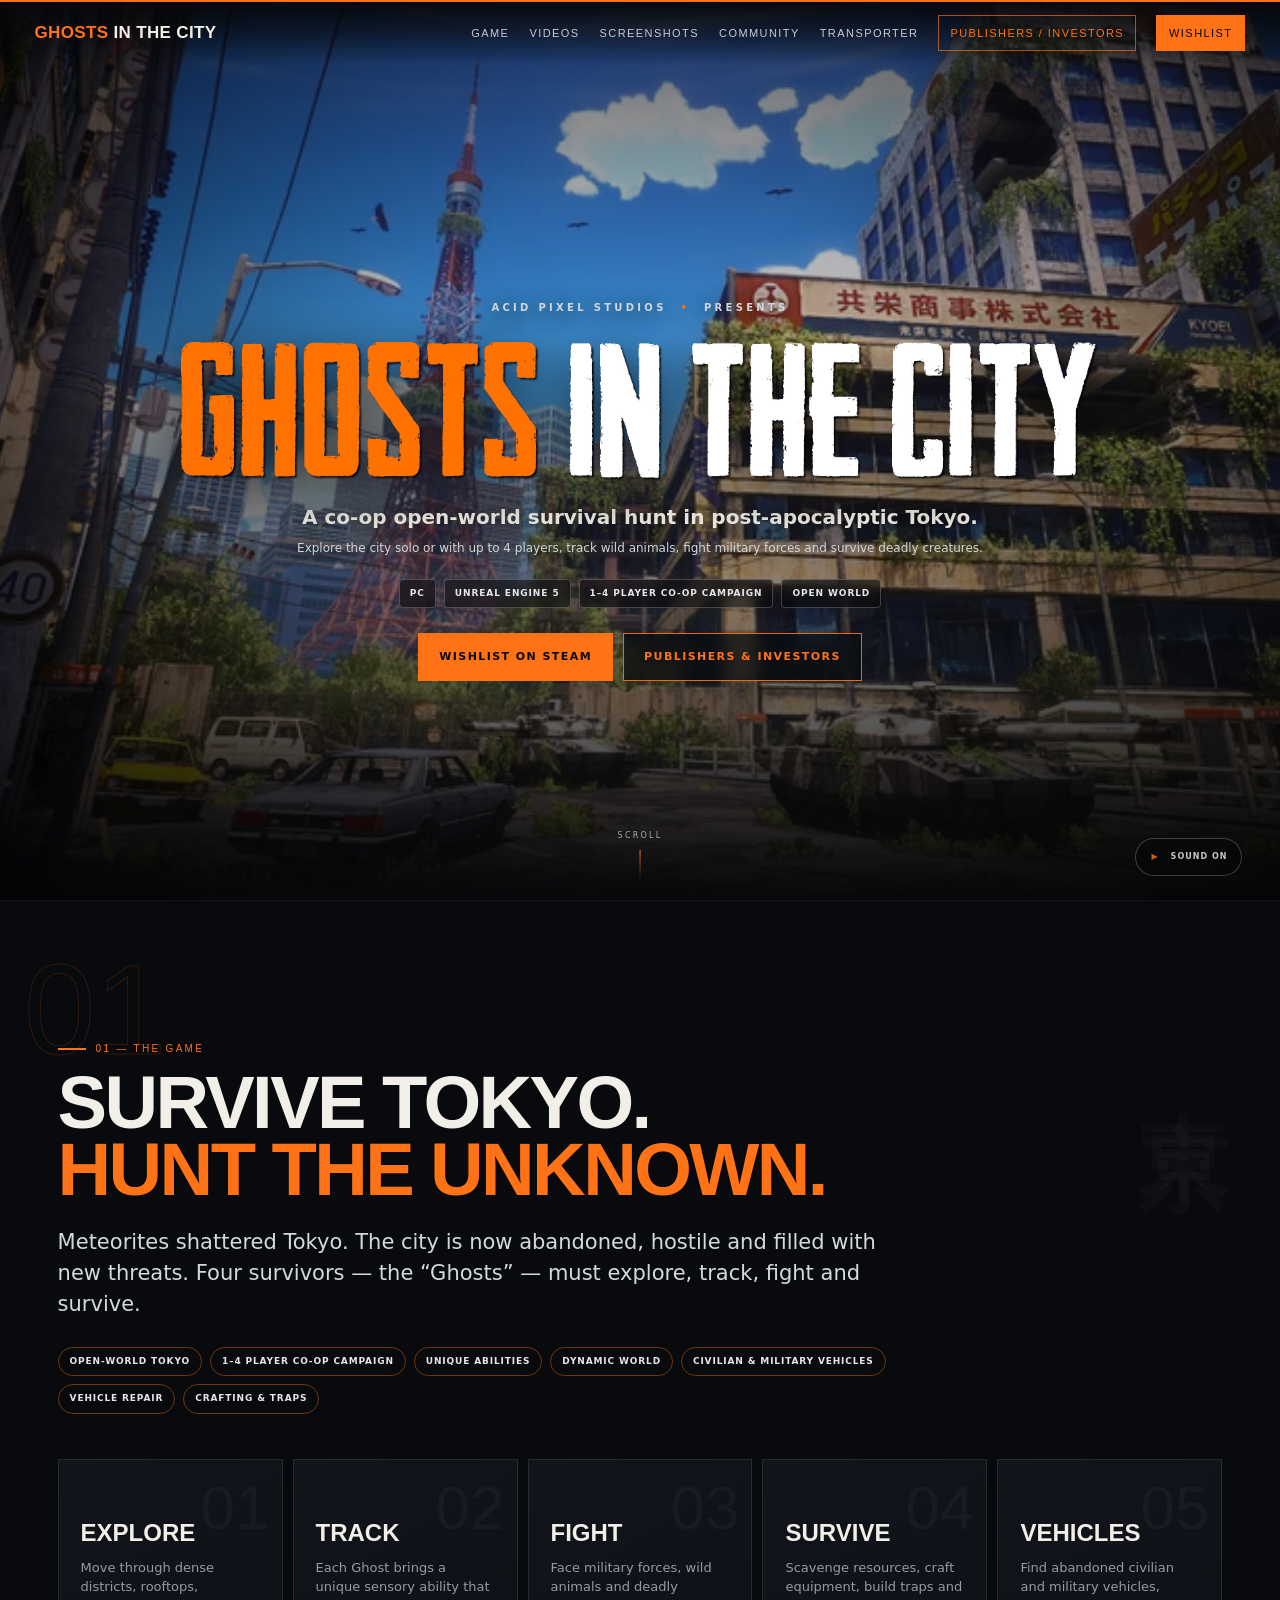
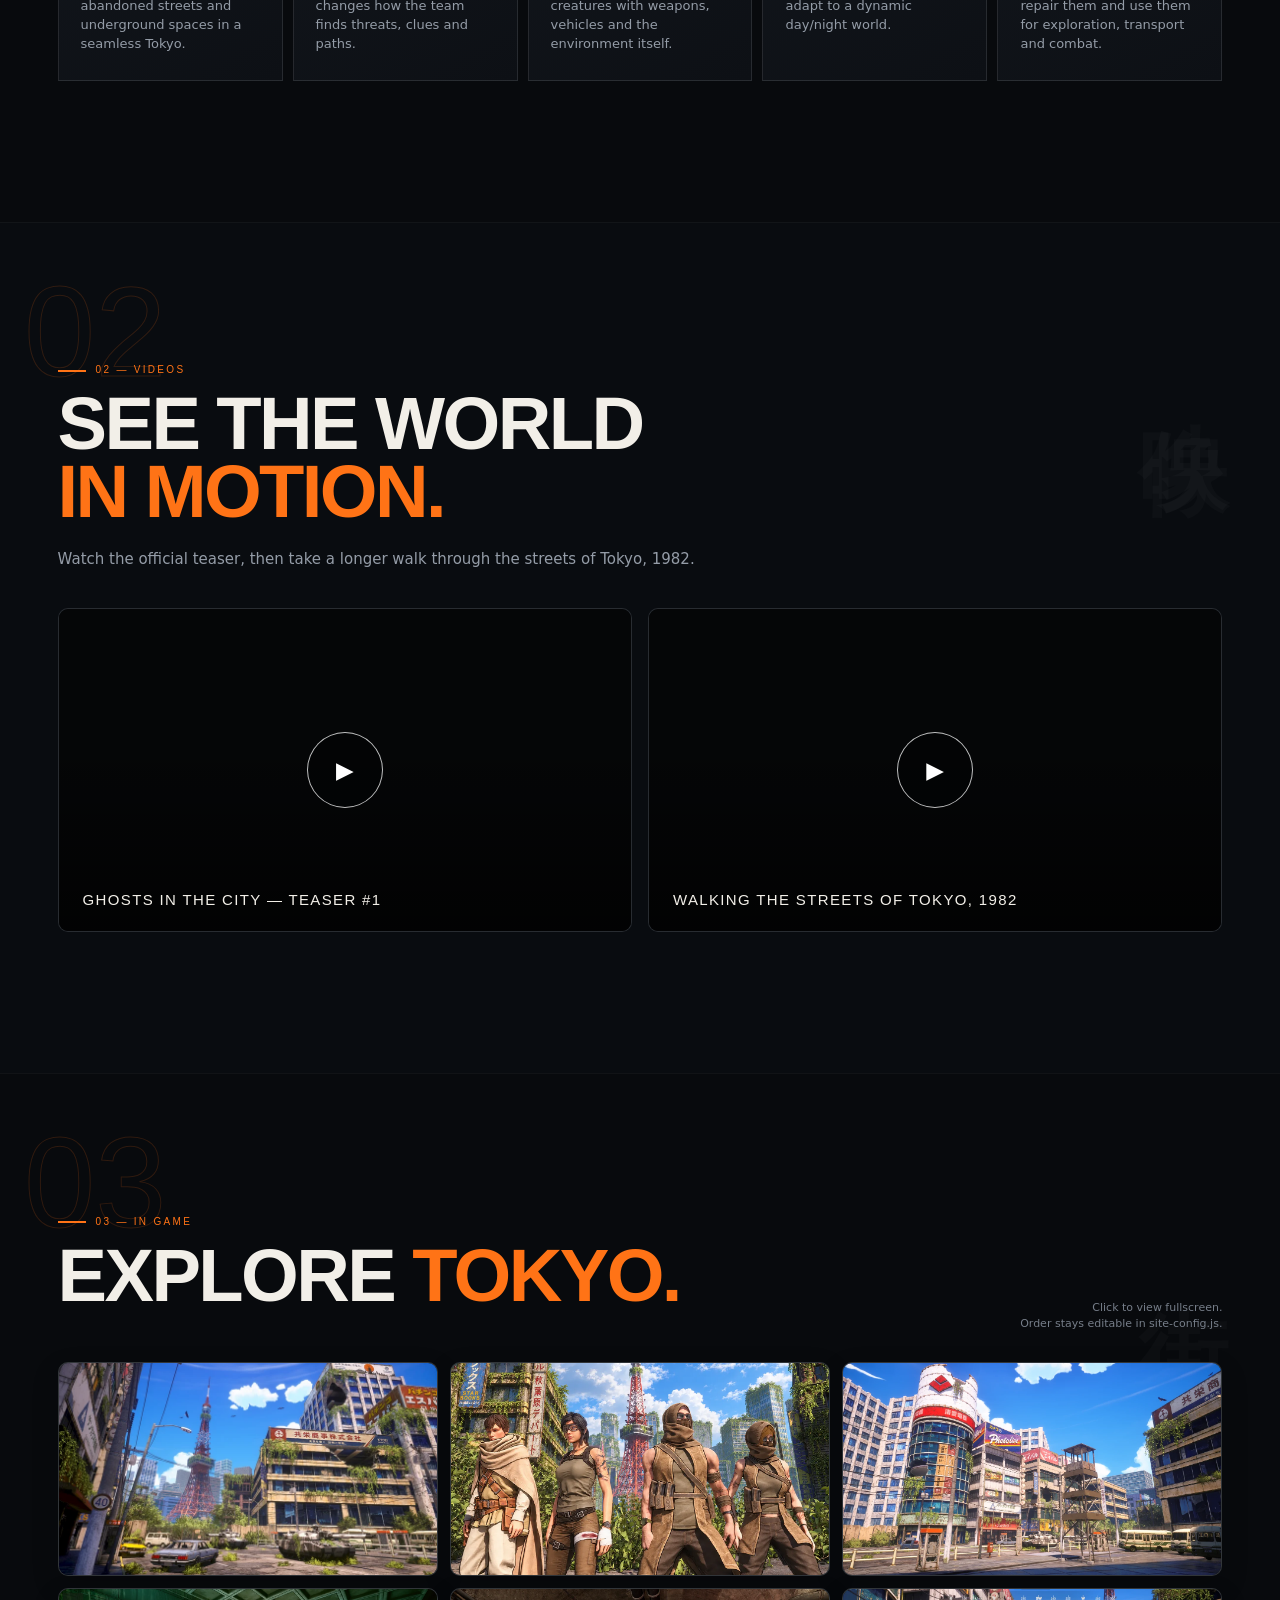
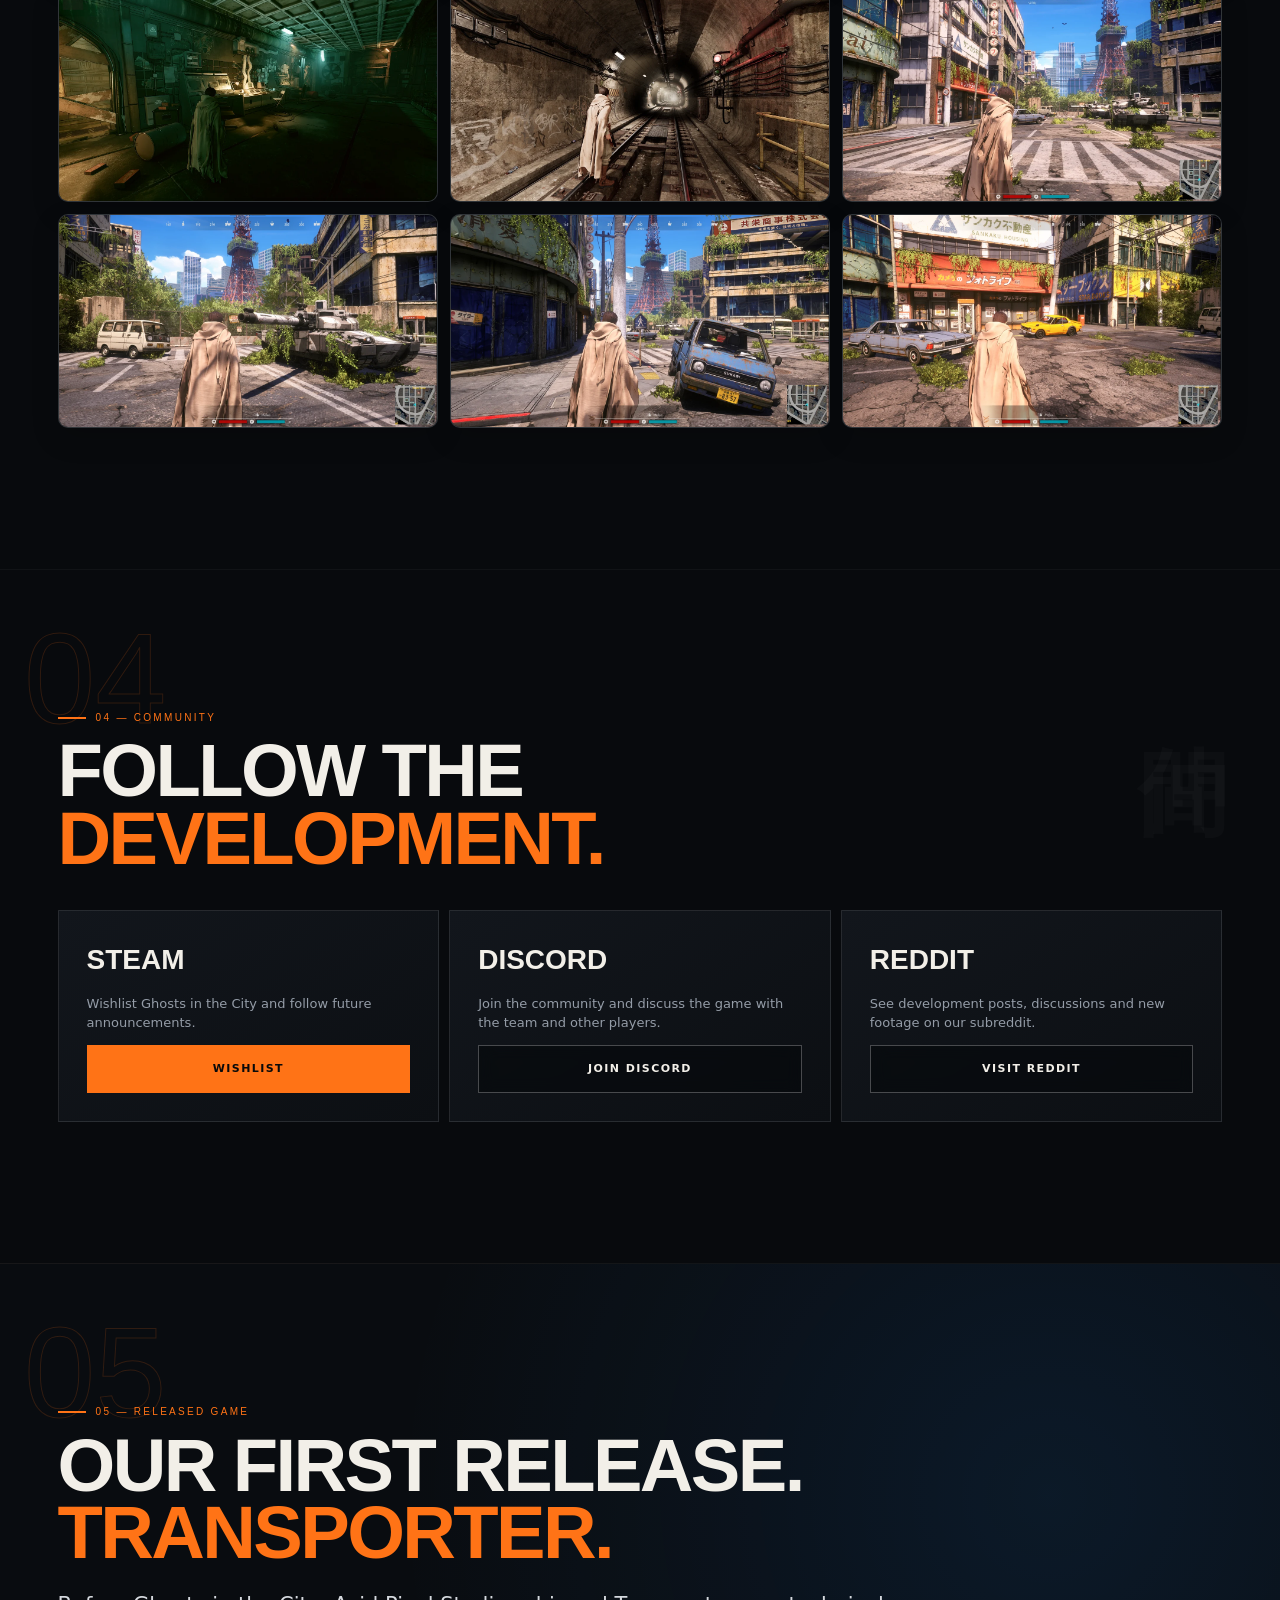
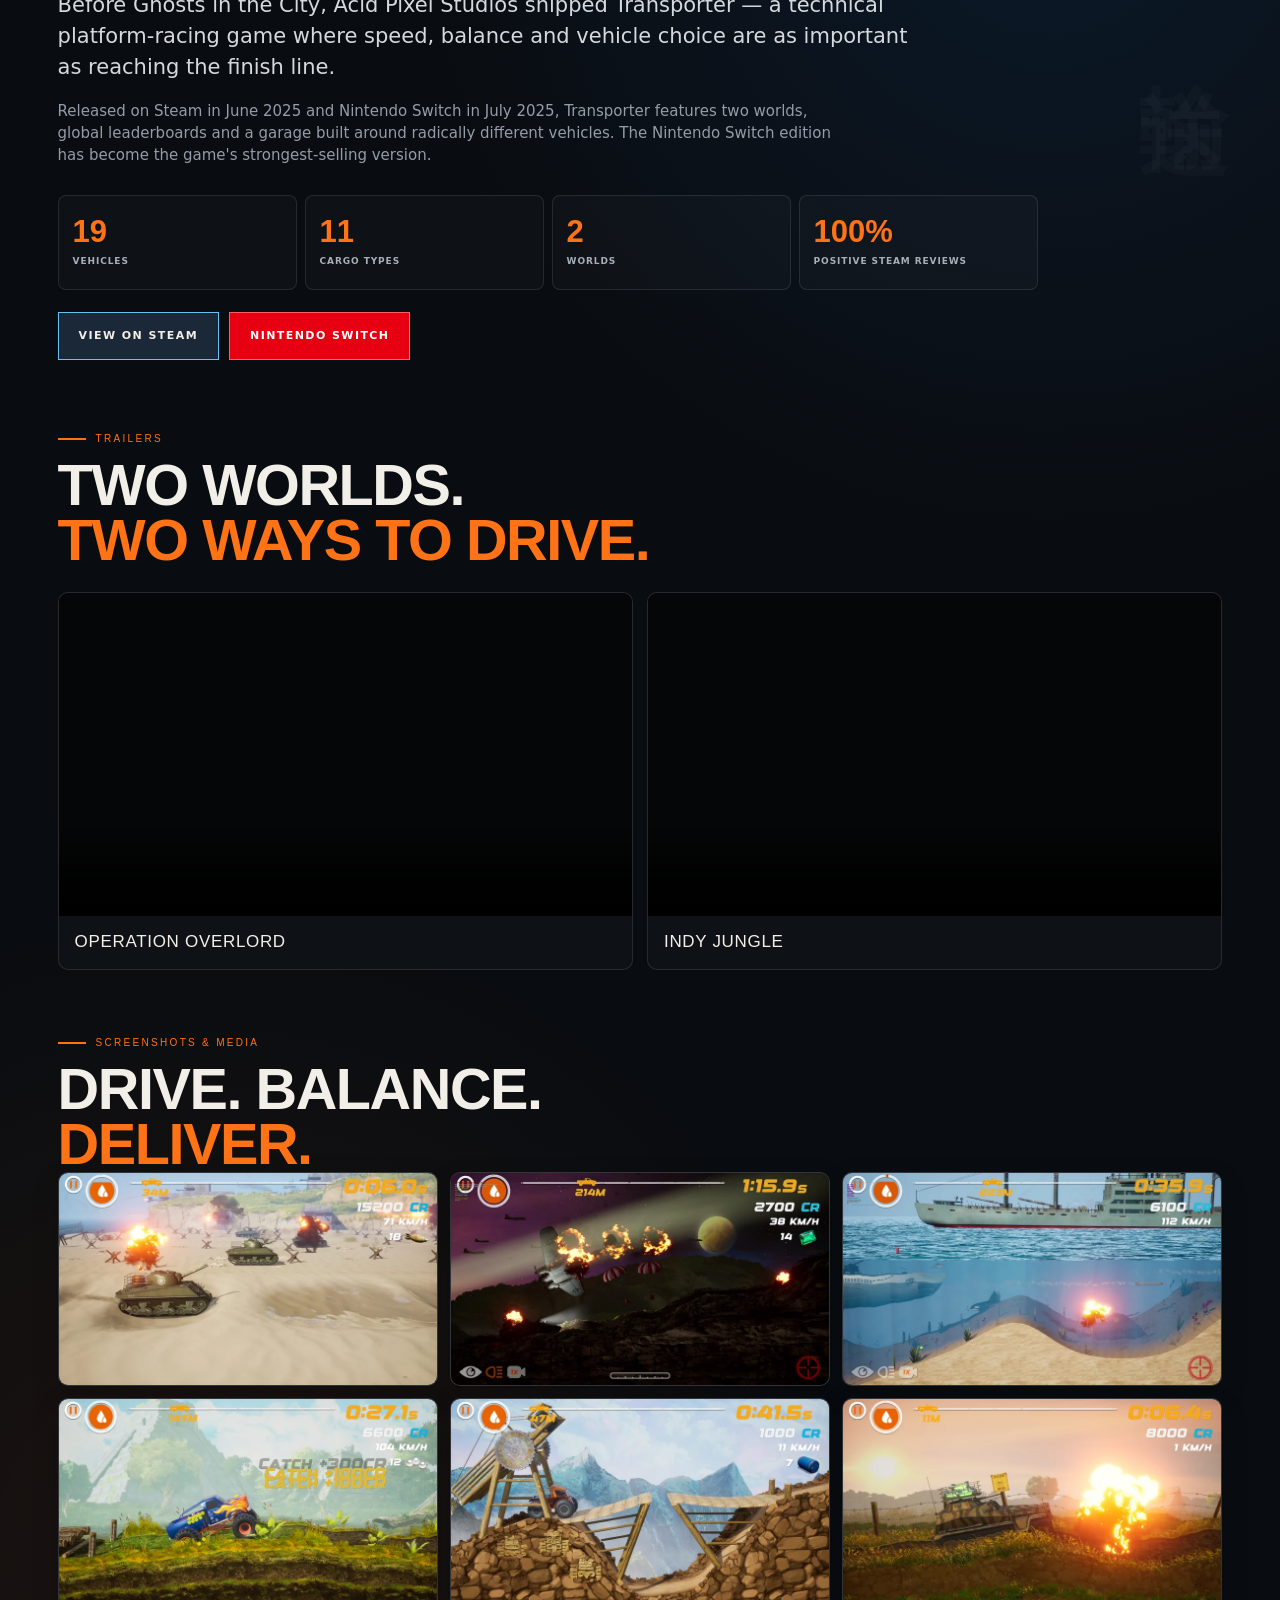
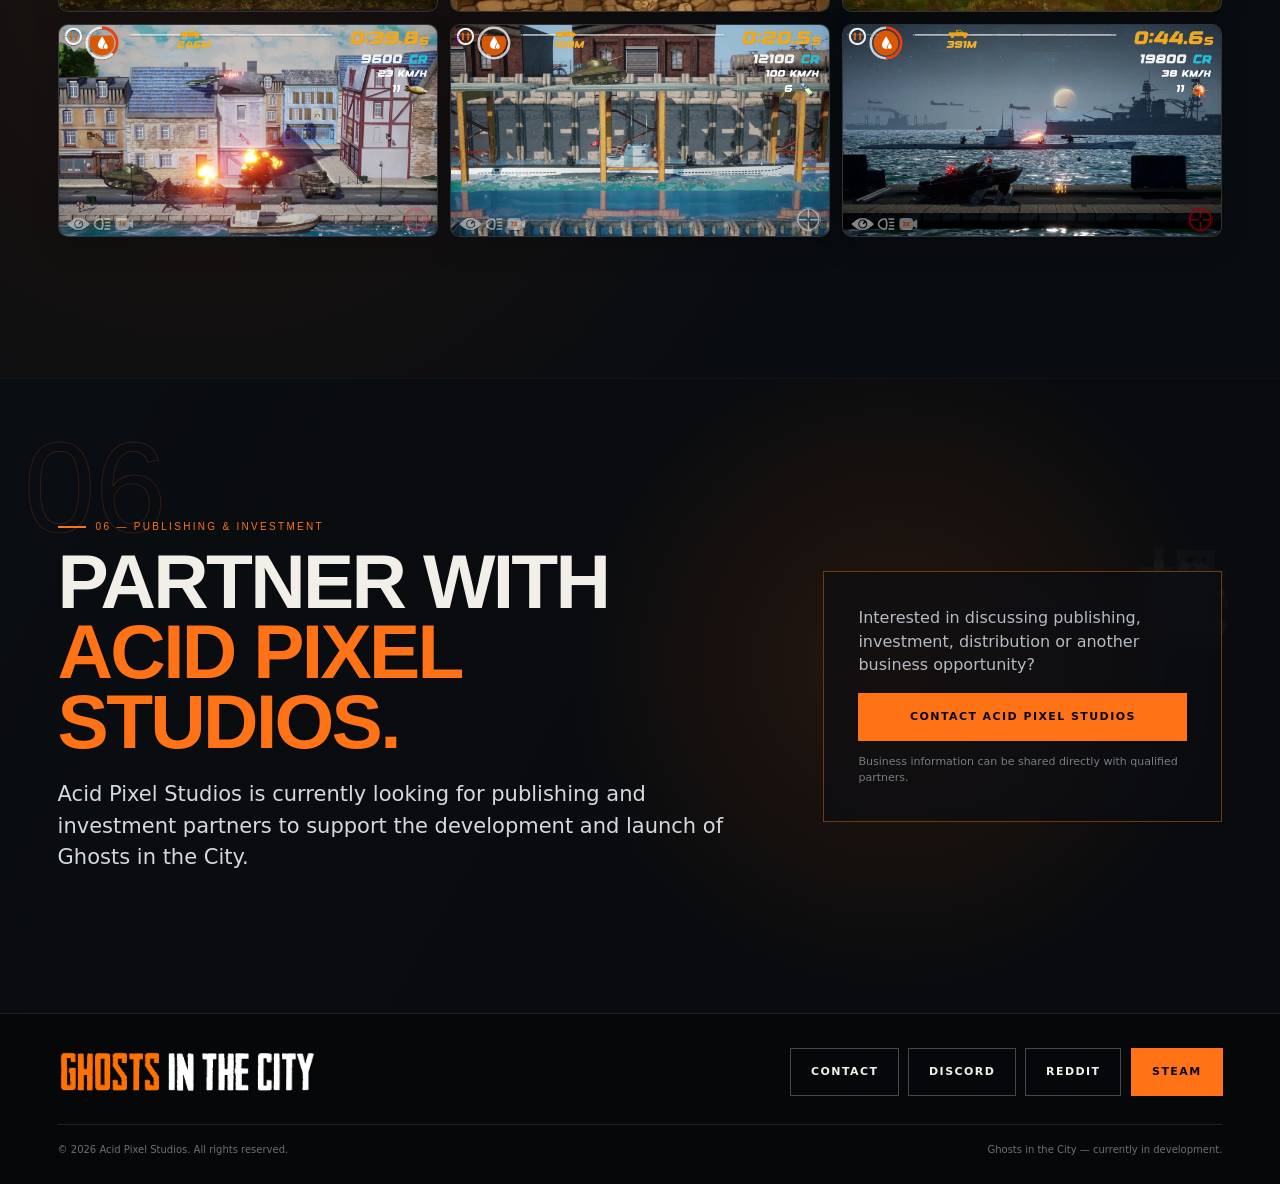
<file: index.html>
<!doctype html>
<html lang="en">
<head>
  <meta charset="utf-8">
  <meta name="viewport" content="width=device-width,initial-scale=1">
  <title>Ghosts in the City — Official Website</title>
  <meta name="description" content="Ghosts in the City is a co-op open-world survival hunt set in a post-apocalyptic Tokyo. Explore solo or with up to four players.">
  <meta name="theme-color" content="#080a0d">
  <meta property="og:title" content="Ghosts in the City">
  <meta property="og:description" content="A co-op open-world survival hunt set in a post-apocalyptic Tokyo.">
  <meta property="og:type" content="website">
  <meta property="og:url" content="https://acid-pixel.com/">
  <meta property="og:image" content="https://acid-pixel.com/assets/images/Steam_Screenshot_1-2048.webp">
  <meta name="twitter:card" content="summary_large_image">
  <link rel="icon" href="favicon.ico" sizes="any">
  <link rel="icon" type="image/png" sizes="32x32" href="assets/icons/favicon-32x32.png">
  <link rel="icon" type="image/png" sizes="16x16" href="assets/icons/favicon-16x16.png">
  <link rel="apple-touch-icon" sizes="180x180" href="assets/icons/apple-touch-icon.png">
  <link rel="manifest" href="site.webmanifest">
  <link rel="preload" as="image" href="assets/images/Steam_Screenshot_1-2048.webp">
  <link rel="stylesheet" href="style.css">
</head>
<body>
  <header class="topbar">
    <a href="#top" class="wordmark"><span class="orange">GHOSTS</span> IN THE CITY</a>
    <button class="mobile-menu" aria-label="Open menu">☰</button>
    <nav class="nav" aria-label="Main navigation">
      <a href="#game">Game</a>
      <a href="#proof">Videos</a>
      <a href="#screenshots">Screenshots</a>
      <a href="#community">Community</a>
      <a href="#transporter">Transporter</a>
      <a href="#publishers" class="invest">Publishers / Investors</a>
      <a data-steam href="#" class="steam">Wishlist</a>
    </nav>
  </header>

  <main id="top">
    <section class="hero">
      <picture class="hero-poster">
        <source media="(max-width:820px)" srcset="assets/images/Steam_Screenshot_1-768.webp">
        <source media="(max-width:1500px)" srcset="assets/images/Steam_Screenshot_1-1280.webp">
        <img src="assets/images/Steam_Screenshot_1-2048.webp" alt="Ghosts in the City — Tokyo">
      </picture>
      <div id="hero-video" class="hero-video-wrap" aria-hidden="true"></div>
      <button id="hero-sound-toggle" class="hero-sound-toggle" type="button" aria-pressed="false" aria-label="Turn hero video sound on">
        <span class="sound-icon" aria-hidden="true">◼</span>
        <span class="sound-label">Sound On</span>
      </button>
      <div class="hero-noise"></div>

      <div class="hero-content">
        <div class="studio-line">Acid Pixel Studios <span class="dot">•</span> presents</div>
        <img src="assets/images/gitc-logo.webp" class="hero-logo" alt="Ghosts in the City">
        <div class="hero-sub">A co-op open-world survival hunt in post-apocalyptic Tokyo.</div>
        <div class="hero-small">Explore the city solo or with up to 4 players, track wild animals, fight military forces and survive deadly creatures.</div>
        <div class="hero-badges">
          <div class="badge">PC</div>
          <div class="badge">Unreal Engine 5</div>
          <div class="badge">1–4 Player Co-op Campaign</div>
          <div class="badge">Open World</div>
        </div>
        <div class="hero-actions">
          <a class="cta primary" data-steam href="#">Wishlist on Steam</a>
          <a class="cta outline-orange" href="#publishers"><span>Publishers & Investors</span></a>
        </div>
      </div>
      <div class="scroll-hint">Scroll</div>
    </section>

    <section id="game" class="section game">
      <div class="section-index">01</div>
      <div class="jp">東京</div>
      <div class="container">
        <div class="game-intro">
          <div class="section-tag">01 — The Game</div>
          <h2>Survive Tokyo.<br><span class="orange">Hunt the unknown.</span></h2>
          <p class="lead">Meteorites shattered Tokyo. The city is now abandoned, hostile and filled with new threats. Four survivors — the “Ghosts” — must explore, track, fight and survive.</p>
          <div class="fact-row">
            <span class="fact">Open-world Tokyo</span>
            <span class="fact">1–4 player co-op campaign</span>
            <span class="fact">Unique abilities</span>
            <span class="fact">Dynamic world</span>
            <span class="fact">Civilian & military vehicles</span>
            <span class="fact">Vehicle repair</span>
            <span class="fact">Crafting & traps</span>
          </div>
        </div>

        <div class="features">
          <article class="feature">
            <div class="n">01</div>
            <h3>Explore</h3>
            <p>Move through dense districts, rooftops, abandoned streets and underground spaces in a seamless Tokyo.</p>
          </article>
          <article class="feature">
            <div class="n">02</div>
            <h3>Track</h3>
            <p>Each Ghost brings a unique sensory ability that changes how the team finds threats, clues and paths.</p>
          </article>
          <article class="feature">
            <div class="n">03</div>
            <h3>Fight</h3>
            <p>Face military forces, wild animals and deadly creatures with weapons, vehicles and the environment itself.</p>
          </article>
          <article class="feature">
            <div class="n">04</div>
            <h3>Survive</h3>
            <p>Scavenge resources, craft equipment, build traps and adapt to a dynamic day/night world.</p>
          </article>
          <article class="feature">
            <div class="n">05</div>
            <h3>Vehicles</h3>
            <p>Find abandoned civilian and military vehicles, repair them and use them for exploration, transport and combat.</p>
          </article>
        </div>
      </div>
    </section>

    <section id="proof" class="section proof">
      <div class="section-index">02</div>
      <div class="jp">映像</div>
      <div class="container">
        <div class="section-tag">02 — Videos</div>
        <h2>See the world<br><span class="orange">in motion.</span></h2>
        <p class="copy">Watch the official teaser, then take a longer walk through the streets of Tokyo, 1982.</p>
        <div id="video-grid" class="video-grid video-grid-featured"></div>
      </div>
    </section>

    <section id="screenshots" class="section gallery">
      <div class="section-index">03</div>
      <div class="jp">街</div>
      <div class="container">
        <div class="gallery-head">
          <div>
            <div class="section-tag">03 — In Game</div>
            <h2>Explore <span class="orange">Tokyo.</span></h2>
          </div>
          <div class="gallery-note">Click to view fullscreen.<br>Order stays editable in site-config.js.</div>
        </div>
        <div id="gallery-grid" class="gallery-grid"></div>
      </div>
    </section>

    <section id="community" class="section community">
      <div class="section-index">04</div>
      <div class="jp">仲間</div>
      <div class="container">
        <div class="section-tag">04 — Community</div>
        <h2>Follow the<br><span class="orange">development.</span></h2>
        <div class="community-grid">
          <article class="community-card">
            <div>
              <h3>Steam</h3>
              <p>Wishlist Ghosts in the City and follow future announcements.</p>
            </div>
            <a class="cta primary" data-steam href="#">Wishlist</a>
          </article>
          <article class="community-card">
            <div>
              <h3>Discord</h3>
              <p>Join the community and discuss the game with the team and other players.</p>
            </div>
            <a class="cta" data-discord href="#">Join Discord</a>
          </article>
          <article class="community-card">
            <div>
              <h3>Reddit</h3>
              <p>See development posts, discussions and new footage on our subreddit.</p>
            </div>
            <a class="cta" data-reddit href="#">Visit Reddit</a>
          </article>
        </div>
      </div>
    </section>


    <section id="transporter" class="section transporter">
      <div class="section-index">05</div>
      <div class="jp">輸送</div>
      <div class="container">
        <div class="section-tag">05 — Released Game</div>
        <div class="transporter-hero">
          <div class="transporter-copy">

            <h2>Our first release.<br><span class="orange">Transporter.</span></h2>

            <p class="lead">
              Before Ghosts in the City, Acid Pixel Studios shipped Transporter — a technical
              platform-racing game where speed, balance and vehicle choice are as important as reaching the finish line.
            </p>

            <p class="copy transporter-release-copy">
              Released on Steam in June 2025 and Nintendo Switch in July 2025, Transporter features
              two worlds, global leaderboards and a garage built around radically different vehicles.
              The Nintendo Switch edition has become the game's strongest-selling version.
            </p>

            <div class="transporter-stats">
              <div class="transporter-stat"><strong>19</strong><span>Vehicles</span></div>
              <div class="transporter-stat"><strong>11</strong><span>Cargo types</span></div>
              <div class="transporter-stat"><strong>2</strong><span>Worlds</span></div>
              <div class="transporter-stat"><strong>100%</strong><span>Positive Steam reviews</span></div>
            </div>

            <div class="transporter-platforms">
              <a class="cta transporter-steam" href="https://store.steampowered.com/app/2887370/Transporter/" target="_blank" rel="noopener noreferrer">
                View on Steam
              </a>
              <a class="cta transporter-switch" href="https://www.nintendo.com/us/store/products/transporter-switch/" target="_blank" rel="noopener noreferrer">
                Nintendo Switch
              </a>
            </div>
          </div>
        </div>

        <div class="transporter-subhead">
          <div>
            <div class="section-tag">Trailers</div>
            <h3>Two worlds.<br><span class="orange">Two ways to drive.</span></h3>
          </div>
        </div>

        <div class="transporter-videos">
          <article class="transporter-video-card">
            <video
              controls
              preload="metadata"
              playsinline
              poster="https://shared.fastly.steamstatic.com/store_item_assets/steam/apps/257069991/4d15bd5473c94e74542314bd768288574af28eef/movie_600x337.jpg">
              <source src="https://video.fastly.steamstatic.com/store_trailers/257052081/movie_max.mp4" type="video/mp4">
            </video>
            <div class="transporter-video-title">Operation Overlord</div>
          </article>

          <article class="transporter-video-card">
            <video
              controls
              preload="metadata"
              playsinline
              poster="https://shared.fastly.steamstatic.com/store_item_assets/steam/apps/257027581/movie_full.jpg">
              <source src="https://video.fastly.steamstatic.com/store_trailers/257045189/movie_max.mp4" type="video/mp4">
            </video>
            <div class="transporter-video-title">Indy Jungle</div>
          </article>
        </div>

        <div class="transporter-subhead transporter-media-head">
          <div>
            <div class="section-tag">Screenshots & Media</div>
            <h3>Drive. Balance.<br><span class="orange">Deliver.</span></h3>
          </div>
        </div>

        <div id="transporter-gallery" class="gallery-grid">
          <div class="shot" data-transporter-index="0">
            <picture>
              <source media="(max-width:820px)" srcset="assets/images/transporter/Steam_ScreenshotN02-768.webp">
              <source media="(max-width:1500px)" srcset="assets/images/transporter/Steam_ScreenshotN02-1280.webp">
              <img src="assets/images/transporter/Steam_ScreenshotN02-2048.webp" alt="Transporter screenshot 1" loading="lazy">
            </picture>
          </div>
          <div class="shot" data-transporter-index="1">
            <picture>
              <source media="(max-width:820px)" srcset="assets/images/transporter/Steam_ScreenshotN10-768.webp">
              <source media="(max-width:1500px)" srcset="assets/images/transporter/Steam_ScreenshotN10-1280.webp">
              <img src="assets/images/transporter/Steam_ScreenshotN10-2048.webp" alt="Transporter screenshot 2" loading="lazy">
            </picture>
          </div>
          <div class="shot" data-transporter-index="2">
            <picture>
              <source media="(max-width:820px)" srcset="assets/images/transporter/Steam_ScreenshotN11-768.webp">
              <source media="(max-width:1500px)" srcset="assets/images/transporter/Steam_ScreenshotN11-1280.webp">
              <img src="assets/images/transporter/Steam_ScreenshotN11-2048.webp" alt="Transporter screenshot 3" loading="lazy">
            </picture>
          </div>
          <div class="shot" data-transporter-index="3">
            <picture>
              <source media="(max-width:820px)" srcset="assets/images/transporter/Steam_ScreenshotJ05-768.webp">
              <source media="(max-width:1500px)" srcset="assets/images/transporter/Steam_ScreenshotJ05-1280.webp">
              <img src="assets/images/transporter/Steam_ScreenshotJ05-2048.webp" alt="Transporter screenshot 4" loading="lazy">
            </picture>
          </div>
          <div class="shot" data-transporter-index="4">
            <picture>
              <source media="(max-width:820px)" srcset="assets/images/transporter/Steam_ScreenshotJ09-768.webp">
              <source media="(max-width:1500px)" srcset="assets/images/transporter/Steam_ScreenshotJ09-1280.webp">
              <img src="assets/images/transporter/Steam_ScreenshotJ09-2048.webp" alt="Transporter screenshot 5" loading="lazy">
            </picture>
          </div>
          <div class="shot" data-transporter-index="5">
            <picture>
              <source media="(max-width:820px)" srcset="assets/images/transporter/Steam_ScreenshotN04-768.webp">
              <source media="(max-width:1500px)" srcset="assets/images/transporter/Steam_ScreenshotN04-1280.webp">
              <img src="assets/images/transporter/Steam_ScreenshotN04-2048.webp" alt="Transporter screenshot 6" loading="lazy">
            </picture>
          </div>
          <div class="shot" data-transporter-index="6">
            <picture>
              <source media="(max-width:820px)" srcset="assets/images/transporter/Steam_ScreenshotN06-768.webp">
              <source media="(max-width:1500px)" srcset="assets/images/transporter/Steam_ScreenshotN06-1280.webp">
              <img src="assets/images/transporter/Steam_ScreenshotN06-2048.webp" alt="Transporter screenshot 7" loading="lazy">
            </picture>
          </div>
          <div class="shot" data-transporter-index="7">
            <picture>
              <source media="(max-width:820px)" srcset="assets/images/transporter/Steam_ScreenshotN08-768.webp">
              <source media="(max-width:1500px)" srcset="assets/images/transporter/Steam_ScreenshotN08-1280.webp">
              <img src="assets/images/transporter/Steam_ScreenshotN08-2048.webp" alt="Transporter screenshot 8" loading="lazy">
            </picture>
          </div>
          <div class="shot" data-transporter-index="8">
            <picture>
              <source media="(max-width:820px)" srcset="assets/images/transporter/Steam_ScreenshotN09-768.webp">
              <source media="(max-width:1500px)" srcset="assets/images/transporter/Steam_ScreenshotN09-1280.webp">
              <img src="assets/images/transporter/Steam_ScreenshotN09-2048.webp" alt="Transporter screenshot 9" loading="lazy">
            </picture>
          </div>
        </div>
      </div>
    </section>

    <section id="publishers" class="section business">
      <div class="section-index">06</div>
      <div class="jp">提携</div>
      <div class="container business-inner">
        <div>
          <div class="section-tag">06 — Publishing & Investment</div>
          <h2>Partner with<br><span class="orange">Acid Pixel Studios.</span></h2>
          <p class="lead">Acid Pixel Studios is currently looking for publishing and investment partners to support the development and launch of Ghosts in the City.</p>
        </div>
        <div class="business-box">
          <p>Interested in discussing publishing, investment, distribution or another business opportunity?</p>
          <a class="cta primary" data-contact href="#" style="width:100%">Contact Acid Pixel Studios</a>
          <div class="tiny">Business information can be shared directly with qualified partners.</div>
        </div>
      </div>
    </section>
  </main>

  <footer>
    <div class="container">
      <div class="footer-row">
        <img class="footer-logo" src="assets/images/gitc-logo.webp" alt="Ghosts in the City">
        <div class="footer-links">
          <a class="cta" data-contact href="#">Contact</a>
          <a class="cta" data-discord href="#">Discord</a>
          <a class="cta" data-reddit href="#">Reddit</a>
          <a class="cta primary" data-steam href="#">Steam</a>
        </div>
      </div>
      <div class="copyright">
        <span>© 2026 Acid Pixel Studios. All rights reserved.</span>
        <span>Ghosts in the City — currently in development.</span>
      </div>
    </div>
  </footer>

  <div class="lightbox" role="dialog" aria-modal="true">
    <button class="lb-close" aria-label="Close">×</button>
    <button class="lb-prev" aria-label="Previous">‹</button>
    <img id="lb-image" alt="">
    <button class="lb-next" aria-label="Next">›</button>
  </div>

  <script src="site-config.js"></script>
  <script src="script.js"></script>
</body>
</html>
</file>
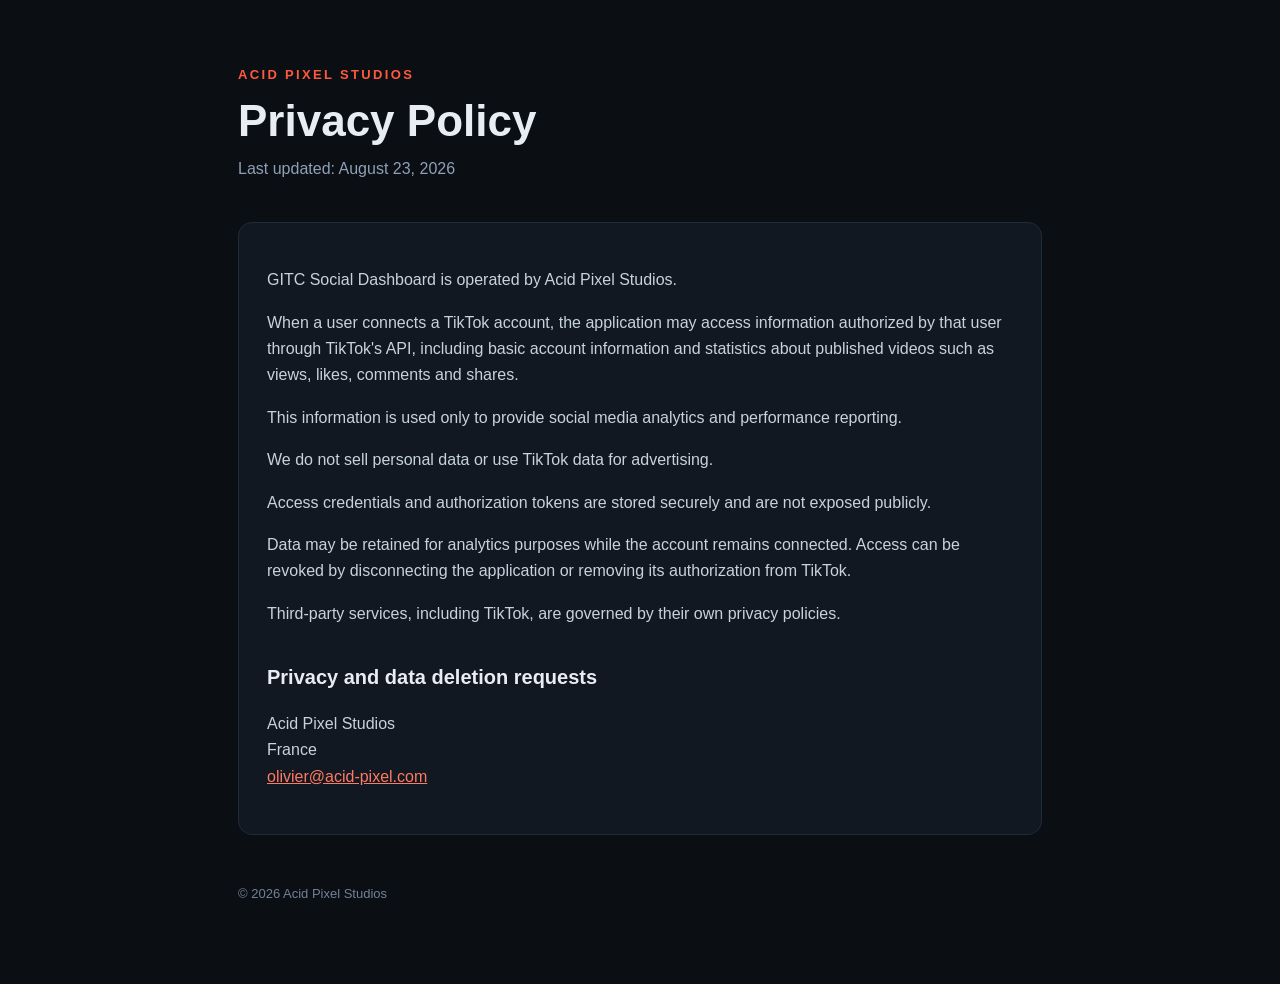
<file: privacy/index.html>
<!doctype html>
<html lang="en">
<head>
<meta charset="utf-8">
<meta name="viewport" content="width=device-width, initial-scale=1">
<title>Privacy Policy — Acid Pixel Studios</title>

<style>
  :root { color-scheme: dark; }
  * { box-sizing: border-box; }
  body {
    margin: 0;
    font-family: Arial, Helvetica, sans-serif;
    background: #0b0f14;
    color: #e8edf3;
    line-height: 1.65;
  }
  .wrap {
    max-width: 860px;
    margin: 0 auto;
    padding: 64px 28px 80px;
  }
  .brand {
    color: #ff5a3d;
    font-size: 13px;
    font-weight: 700;
    letter-spacing: .18em;
    text-transform: uppercase;
    margin-bottom: 12px;
  }
  h1 {
    margin: 0 0 10px;
    font-size: 44px;
    line-height: 1.1;
  }
  .updated { color: #8ea0b8; margin-bottom: 40px; }
  h2 { margin-top: 34px; font-size: 20px; }
  p, li { color: #c8d2df; }
  a { color: #ff7a63; }
  .card {
    background: #111821;
    border: 1px solid #202b38;
    border-radius: 14px;
    padding: 28px;
  }
  footer {
    margin-top: 48px;
    color: #718197;
    font-size: 13px;
  }
</style>

</head>
<body>
<main class="wrap">
  <div class="brand">Acid Pixel Studios</div>
  <h1>Privacy Policy</h1>
  <div class="updated">Last updated: August 23, 2026</div>

  <div class="card">
    <p>GITC Social Dashboard is operated by Acid Pixel Studios.</p>

    <p>When a user connects a TikTok account, the application may access information authorized by that user through TikTok's API, including basic account information and statistics about published videos such as views, likes, comments and shares.</p>

    <p>This information is used only to provide social media analytics and performance reporting.</p>

    <p>We do not sell personal data or use TikTok data for advertising.</p>

    <p>Access credentials and authorization tokens are stored securely and are not exposed publicly.</p>

    <p>Data may be retained for analytics purposes while the account remains connected. Access can be revoked by disconnecting the application or removing its authorization from TikTok.</p>

    <p>Third-party services, including TikTok, are governed by their own privacy policies.</p>

    <h2>Privacy and data deletion requests</h2>
    <p>
      Acid Pixel Studios<br>
      France<br>
      <a href="mailto:olivier@acid-pixel.com">olivier@acid-pixel.com</a>
    </p>
  </div>

  <footer>© 2026 Acid Pixel Studios</footer>
</main>
</body>
</html>
</file>
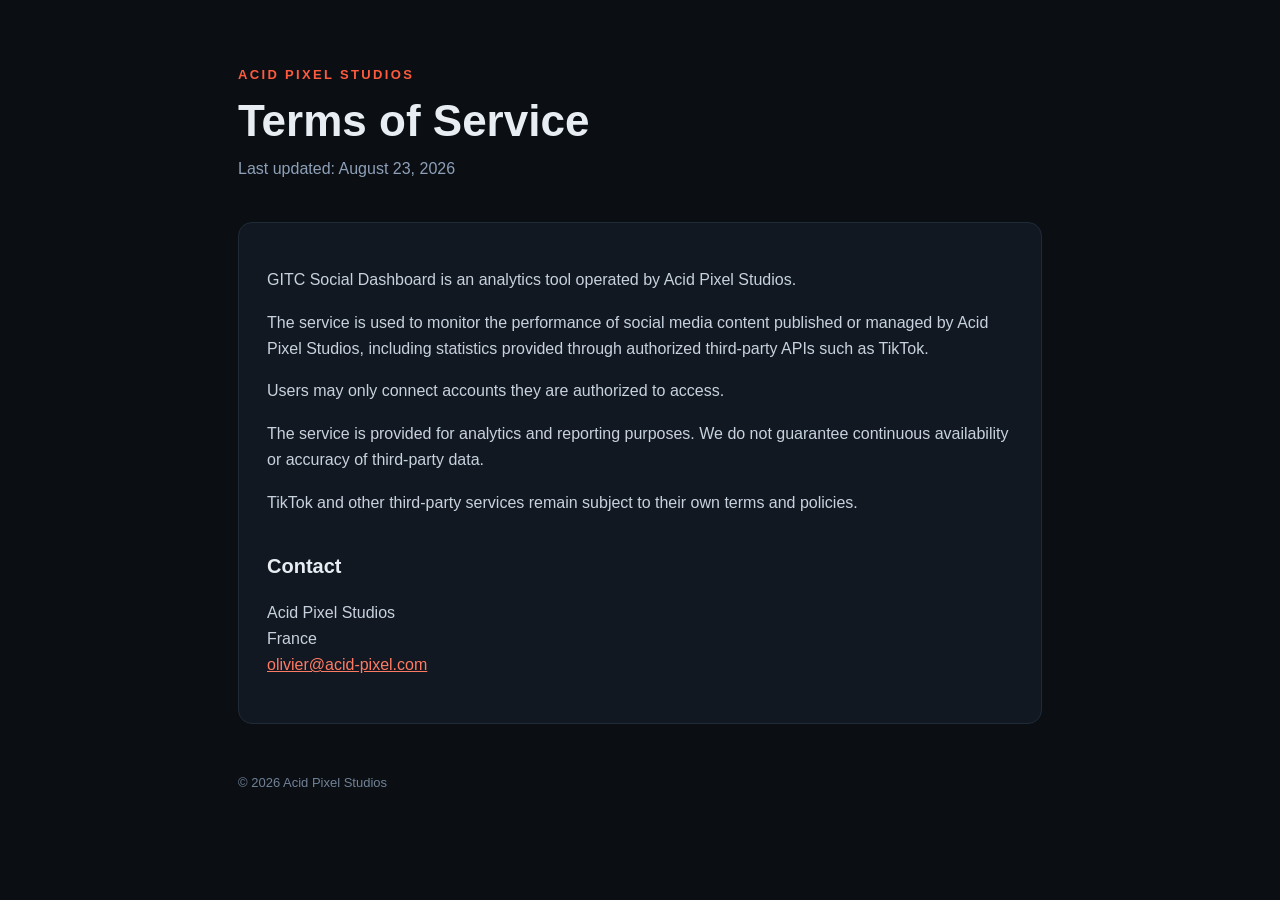
<file: terms/index.html>
<!doctype html>
<html lang="en">
<head>
<meta charset="utf-8">
<meta name="viewport" content="width=device-width, initial-scale=1">
<title>Terms of Service — Acid Pixel Studios</title>

<style>
  :root { color-scheme: dark; }
  * { box-sizing: border-box; }
  body {
    margin: 0;
    font-family: Arial, Helvetica, sans-serif;
    background: #0b0f14;
    color: #e8edf3;
    line-height: 1.65;
  }
  .wrap {
    max-width: 860px;
    margin: 0 auto;
    padding: 64px 28px 80px;
  }
  .brand {
    color: #ff5a3d;
    font-size: 13px;
    font-weight: 700;
    letter-spacing: .18em;
    text-transform: uppercase;
    margin-bottom: 12px;
  }
  h1 {
    margin: 0 0 10px;
    font-size: 44px;
    line-height: 1.1;
  }
  .updated { color: #8ea0b8; margin-bottom: 40px; }
  h2 { margin-top: 34px; font-size: 20px; }
  p, li { color: #c8d2df; }
  a { color: #ff7a63; }
  .card {
    background: #111821;
    border: 1px solid #202b38;
    border-radius: 14px;
    padding: 28px;
  }
  footer {
    margin-top: 48px;
    color: #718197;
    font-size: 13px;
  }
</style>

</head>
<body>
<main class="wrap">
  <div class="brand">Acid Pixel Studios</div>
  <h1>Terms of Service</h1>
  <div class="updated">Last updated: August 23, 2026</div>

  <div class="card">
    <p>GITC Social Dashboard is an analytics tool operated by Acid Pixel Studios.</p>

    <p>The service is used to monitor the performance of social media content published or managed by Acid Pixel Studios, including statistics provided through authorized third-party APIs such as TikTok.</p>

    <p>Users may only connect accounts they are authorized to access.</p>

    <p>The service is provided for analytics and reporting purposes. We do not guarantee continuous availability or accuracy of third-party data.</p>

    <p>TikTok and other third-party services remain subject to their own terms and policies.</p>

    <h2>Contact</h2>
    <p>
      Acid Pixel Studios<br>
      France<br>
      <a href="mailto:olivier@acid-pixel.com">olivier@acid-pixel.com</a>
    </p>
  </div>

  <footer>© 2026 Acid Pixel Studios</footer>
</main>
</body>
</html>
</file>
<file: style.css>
:root{
  --bg:#080a0d;
  --bg-soft:#0d1015;
  --card:#11151b;
  --card2:#0d1116;
  --fg:#f2efe8;
  --muted:#949ca7;
  --line:rgba(255,255,255,.10);
  --orange:#ff7316;
  --orange2:#ff8b3b;
  --max:1260px;
  --header:64px;
}
*{box-sizing:border-box}
html{scroll-behavior:smooth;background:var(--bg)}
body{
  margin:0;background:var(--bg);color:var(--fg);
  font-family:Inter,ui-sans-serif,system-ui,-apple-system,BlinkMacSystemFont,"Segoe UI",sans-serif;
  line-height:1.48;overflow-x:hidden
}
a{color:inherit;text-decoration:none}
button{font:inherit}
img{display:block;max-width:100%}
::selection{background:var(--orange);color:#080a0d}

.condensed{
  font-family:"Arial Narrow","Roboto Condensed","HelveticaNeue-CondensedBold",Impact,sans-serif;
  font-stretch:condensed;font-weight:900;text-transform:uppercase
}

/* HEADER */
.topbar{
  position:fixed;z-index:80;top:0;left:0;right:0;height:var(--header);
  display:flex;align-items:center;justify-content:space-between;
  padding:0 clamp(14px,2.7vw,44px);
  background:linear-gradient(to bottom,rgba(5,7,9,.95),rgba(5,7,9,.55),transparent);
  border-top:2px solid var(--orange);
  transition:.25s ease
}
.topbar.scrolled{
  background:rgba(6,8,11,.93);backdrop-filter:blur(14px);
  border-bottom:1px solid var(--line)
}
.wordmark{
  font-family:"Arial Narrow",Impact,sans-serif;font-weight:900;font-size:17px;
  letter-spacing:.02em;white-space:nowrap
}
.wordmark .orange{color:var(--orange)}
.nav{display:flex;align-items:center;gap:20px}
.nav a{
  font-family:"Arial Narrow",Impact,sans-serif;font-size:11px;letter-spacing:.13em;
  text-transform:uppercase;color:#c7ccd3;transition:.18s
}
.nav a:hover{color:#fff}
.nav .invest{
  border:1px solid rgba(255,115,22,.65);padding:9px 11px;color:var(--orange)
}
.nav .steam{background:var(--orange);color:#07090b;padding:10px 13px}
.mobile-menu{display:none;background:none;border:0;color:#fff;font-size:25px}

/* HERO */
.hero{
  height:100svh;min-height:680px;position:relative;overflow:hidden;
  display:grid;place-items:center;background:#0b0e12
}
.hero-poster,.hero-poster img,.hero-video-wrap,.hero-video-wrap iframe{
  position:absolute;inset:0;width:100%;height:100%
}
.hero-poster img{object-fit:cover;object-position:center center}
.hero-video-wrap{overflow:hidden;opacity:0;transition:opacity 1s ease}
.hero-video-wrap.ready{opacity:1}
.hero-video-wrap iframe{
  pointer-events:none;border:0;
  width:177.77777778vh;min-width:100%;height:56.25vw;min-height:100%;
  left:50%;top:50%;transform:translate(-50%,-50%)
}
.hero:before{
  content:"";position:absolute;inset:0;z-index:2;
  background:
    radial-gradient(circle at 50% 52%,rgba(0,0,0,.05),rgba(0,0,0,.15) 36%,rgba(0,0,0,.62) 100%),
    linear-gradient(to bottom,rgba(3,5,8,.42),rgba(3,5,8,.09) 38%,rgba(3,5,8,.56) 80%,#080a0d 100%)
}
.hero-noise{
  position:absolute;inset:0;z-index:3;opacity:.06;pointer-events:none;
  background-image:repeating-linear-gradient(0deg,transparent,transparent 2px,rgba(255,255,255,.12) 3px)
}
.hero-content{
  z-index:4;position:relative;width:min(1040px,91vw);text-align:center;
  padding-top:var(--header);transform:translateY(1vh)
}
.studio-line{
  text-transform:uppercase;letter-spacing:.33em;color:#d4d9df;font-size:10px;font-weight:800;
  text-shadow:0 3px 20px #000
}
.studio-line .dot{color:var(--orange);padding:0 7px}
.hero-logo{
  width:min(940px,89vw);margin:16px auto 10px;
  filter:drop-shadow(0 14px 28px rgba(0,0,0,.75))
}
.hero-sub{
  max-width:740px;margin:0 auto;font-size:clamp(15px,1.65vw,20px);font-weight:720;
  text-shadow:0 3px 18px #000
}
.hero-small{
  max-width:720px;margin:8px auto 21px;color:#d4d7db;font-size:12px;
  text-shadow:0 3px 20px #000
}
.hero-badges{display:flex;justify-content:center;gap:8px;flex-wrap:wrap;margin-bottom:25px}
.badge{
  border:1px solid rgba(255,255,255,.22);background:rgba(7,9,11,.55);backdrop-filter:blur(7px);
  border-radius:4px;padding:7px 10px;font-size:9px;text-transform:uppercase;
  letter-spacing:.10em;font-weight:850;color:#e4e6e9
}
.hero-actions{display:flex;justify-content:center;gap:10px;flex-wrap:wrap}
.cta{
  display:inline-flex;justify-content:center;align-items:center;gap:9px;
  min-height:48px;padding:0 20px;border:1px solid rgba(255,255,255,.26);
  background:rgba(7,9,12,.68);backdrop-filter:blur(8px);
  text-transform:uppercase;font-size:11px;font-weight:900;letter-spacing:.13em;
  cursor:pointer;transition:.18s ease
}
.cta:hover{transform:translateY(-2px);border-color:#fff;background:rgba(255,255,255,.09)}
.cta.primary{background:var(--orange);border-color:var(--orange);color:#08090a}
.cta.primary:hover{background:var(--orange2);border-color:var(--orange2)}
.cta.outline-orange{border-color:rgba(255,115,22,.9);color:#fff}
.cta.outline-orange span{color:var(--orange)}
.cta.disabled{opacity:.38;pointer-events:none}
.scroll-hint{
  position:absolute;z-index:4;bottom:20px;left:50%;transform:translateX(-50%);
  color:#a4abb4;text-transform:uppercase;letter-spacing:.28em;font-size:8px
}
.scroll-hint:after{content:"";display:block;width:1px;height:30px;background:linear-gradient(var(--orange),transparent);margin:8px auto 0}

/* COMMON SECTIONS */
.section{position:relative;padding:clamp(88px,11vw,150px) 0;border-top:1px solid rgba(255,255,255,.035)}
.container{width:min(var(--max),91vw);margin:0 auto;position:relative;z-index:2}
.section-index{
  position:absolute;left:max(24px,calc((100vw - var(--max))/2 - 120px));top:45px;
  font-family:"Arial Narrow",Impact,sans-serif;font-size:clamp(88px,10vw,158px);
  color:transparent;-webkit-text-stroke:1px rgba(255,115,22,.16);line-height:1
}
.jp{
  position:absolute;right:4vw;top:15%;
  font-family:"Yu Gothic","Hiragino Kaku Gothic ProN","Noto Sans JP",sans-serif;
  font-size:clamp(58px,7vw,112px);font-weight:800;letter-spacing:.08em;
  color:rgba(255,255,255,.025);writing-mode:vertical-rl;line-height:1;
  user-select:none;pointer-events:none;
}
.section-tag{
  display:flex;align-items:center;gap:10px;color:var(--orange);
  font-family:"Arial Narrow",Impact,sans-serif;text-transform:uppercase;
  letter-spacing:.23em;font-size:10px;margin-bottom:12px
}
.section-tag:before{content:"";width:28px;height:2px;background:var(--orange)}
h2{
  font-family:"Arial Narrow","Roboto Condensed",Impact,sans-serif;text-transform:uppercase;
  letter-spacing:-.035em;font-size:clamp(42px,5.8vw,76px);line-height:.91;margin:0 0 23px
}
h2 .orange{color:var(--orange)}
.lead{font-size:clamp(17px,1.7vw,21px);max-width:850px;color:#d5d9de;margin:0}
.copy{max-width:800px;color:var(--muted);font-size:15px}
.orange{color:var(--orange)}

/* GAME */
.game{background:var(--bg)}
.game-intro{max-width:900px}
.fact-row{display:flex;gap:8px;flex-wrap:wrap;margin:27px 0 45px}
.fact{
  border:1px solid rgba(255,115,22,.42);border-radius:20px;color:#e5e6e8;
  padding:7px 11px;text-transform:uppercase;letter-spacing:.095em;font-size:9px;font-weight:850
}
.features{
  display:grid;grid-template-columns:repeat(5,1fr);gap:10px;margin-top:35px
}
.feature{
  min-height:220px;padding:26px 22px;background:linear-gradient(150deg,#12161c,#0d1015);
  border:1px solid var(--line);position:relative;overflow:hidden
}
.feature .n{
  position:absolute;right:12px;top:2px;font-family:Impact,sans-serif;font-size:62px;
  color:rgba(255,255,255,.035)
}
.feature h3{
  font-family:"Arial Narrow",Impact,sans-serif;text-transform:uppercase;font-size:24px;line-height:1;
  margin:35px 0 13px
}
.feature p{color:var(--muted);font-size:13px;margin:0}

/* VIDEO */
.proof{background:#090c10}
.video-wide{
  aspect-ratio:16/9;background:#050607;border:1px solid var(--line);overflow:hidden;position:relative;
  box-shadow:0 30px 90px rgba(0,0,0,.38);margin-top:38px
}
.video-thumb{position:absolute;inset:0;background-size:cover;background-position:center;cursor:pointer}
.video-thumb:after{content:"";position:absolute;inset:0;background:linear-gradient(to top,rgba(0,0,0,.63),transparent 60%)}
.play{
  position:absolute;z-index:2;left:50%;top:50%;transform:translate(-50%,-50%);
  width:76px;height:76px;border-radius:50%;border:1px solid rgba(255,255,255,.75);
  color:#fff;background:rgba(3,4,5,.60);display:grid;place-items:center;font-size:23px;cursor:pointer
}
.play:hover{background:var(--orange);border-color:var(--orange);color:#07090b}
.video-label{
  position:absolute;z-index:2;left:24px;bottom:20px;text-transform:uppercase;
  font-family:"Arial Narrow",Impact,sans-serif;letter-spacing:.09em;font-size:15px
}
.video-wide iframe,.video-frame iframe{position:absolute;inset:0;width:100%;height:100%;border:0}

/* GALLERY */
.gallery{background:#080a0d}
.gallery-head{display:flex;justify-content:space-between;gap:24px;align-items:end;margin-bottom:30px}
.gallery-note{font-size:11px;color:#767e89;text-align:right}
.gallery-grid{
  display:grid;grid-template-columns:repeat(3,minmax(0,1fr));gap:12px
}
.shot{
  background:#15191e;aspect-ratio:16/9;overflow:hidden;cursor:zoom-in;position:relative;
  border:1px solid rgba(255,255,255,.12);border-radius:10px;
  box-shadow:0 10px 28px rgba(0,0,0,.16)
}
.shot picture{display:block;width:100%;height:100%}
.shot img{width:100%;height:100%;object-fit:cover;transition:.4s ease}
.shot:hover img{transform:scale(1.025);filter:brightness(1.07)}
.shot:after{
  content:"VIEW";position:absolute;right:12px;bottom:10px;font-size:8px;letter-spacing:.17em;font-weight:900;
  opacity:0;transition:.2s
}
.shot:hover:after{opacity:1}

/* MORE VIDEOS */
.videos{background:#090c10}
.video-grid{display:grid;grid-template-columns:repeat(2,1fr);gap:12px;margin-top:38px}
.video-card{background:#10141a;border:1px solid var(--line)}
.video-frame{position:relative;aspect-ratio:16/9;overflow:hidden;background:#050607}
.video-card-title{padding:16px 18px;font-family:"Arial Narrow",Impact,sans-serif;text-transform:uppercase;font-size:17px}

/* COMMUNITY */
.community{background:#080a0d}
.community-grid{display:grid;grid-template-columns:repeat(3,1fr);gap:10px;margin-top:38px}
.community-card{
  border:1px solid var(--line);background:linear-gradient(145deg,#12161c,#0c0f13);
  padding:28px;min-height:180px;display:flex;flex-direction:column;justify-content:space-between
}
.community-card h3{font-family:"Arial Narrow",Impact,sans-serif;text-transform:uppercase;font-size:28px;margin:0}
.community-card p{color:var(--muted);font-size:13px}

/* BUSINESS */
.business{
  background:
    radial-gradient(circle at 70% 45%,rgba(255,115,22,.12),transparent 34%),
    linear-gradient(120deg,#0a0d11,#090b0e 60%);
  min-height:620px;display:flex;align-items:center
}
.business-inner{display:grid;grid-template-columns:1.15fr .65fr;gap:60px;align-items:center}
.business-box{
  padding:34px;border:1px solid rgba(255,115,22,.42);
  background:rgba(11,14,18,.64);backdrop-filter:blur(8px)
}
.business-box p{color:#b5bbc4;margin-top:0}
.business h2{font-size:clamp(46px,6vw,82px)}
.business .tiny{font-size:11px;color:#747d88;margin-top:13px}

/* FOOTER */
footer{background:#060708;padding:34px 0 26px;border-top:1px solid var(--line)}
.footer-row{display:flex;justify-content:space-between;gap:25px;align-items:center}
.footer-logo{width:260px;max-width:50vw}
.footer-links{display:flex;gap:9px;flex-wrap:wrap;justify-content:flex-end}
.copyright{margin-top:28px;padding-top:18px;border-top:1px solid var(--line);font-size:10px;color:#69717a;display:flex;justify-content:space-between;gap:20px}

/* LIGHTBOX */
.lightbox{position:fixed;inset:0;z-index:120;background:rgba(0,0,0,.95);display:none;align-items:center;justify-content:center;padding:24px}
.lightbox.open{display:flex}
.lightbox img{width:96vw;height:92vh;max-width:96vw;max-height:92vh;object-fit:contain}
.lb-close{position:absolute;right:20px;top:13px;border:0;background:none;color:#fff;font-size:40px;cursor:pointer}
.lb-prev,.lb-next{position:absolute;top:50%;transform:translateY(-50%);width:48px;height:70px;border:0;background:rgba(5,6,7,.55);color:#fff;font-size:30px;cursor:pointer}
.lb-prev{left:12px}.lb-next{right:12px}

/* RESPONSIVE */
@media(max-width:980px){
  .features{grid-template-columns:repeat(2,1fr)}
  .gallery-grid{grid-template-columns:repeat(2,minmax(0,1fr))}
  .community-grid{grid-template-columns:1fr}
  .business-inner{grid-template-columns:1fr}
}
@media(max-width:800px){
  :root{--header:58px}
  .mobile-menu{display:block}
  .nav{
    position:absolute;left:0;right:0;top:56px;display:none;flex-direction:column;align-items:stretch;
    gap:0;background:rgba(6,8,11,.98);border-bottom:1px solid var(--line);padding:11px 18px 20px
  }
  .nav.open{display:flex}
  .nav a{padding:11px 4px}
  .nav .steam,.nav .invest{text-align:center;margin-top:5px}
  .hero{min-height:650px}
  .hero-video-wrap{display:none} /* reliable mobile fallback: poster image */
  .hero-content{transform:none}
  .studio-line{font-size:8px;letter-spacing:.23em}
  .hero-logo{width:94vw}
  .hero-small{display:none}
  .hero-badges{gap:5px}
  .badge{font-size:8px;padding:6px 8px}
  .section-index{display:none}
  .jp{
  position:absolute;right:4vw;top:15%;
  font-family:"Yu Gothic","Hiragino Kaku Gothic ProN","Noto Sans JP",sans-serif;
  font-size:clamp(58px,7vw,112px);font-weight:800;letter-spacing:.08em;
  color:rgba(255,255,255,.025);writing-mode:vertical-rl;line-height:1;
  user-select:none;pointer-events:none;
}
  .features{grid-template-columns:1fr}
  .feature{min-height:175px}
  .gallery-grid{grid-template-columns:1fr;gap:9px}
  .gallery-note{display:none}
  .video-grid{grid-template-columns:1fr}
  .footer-row{flex-direction:column;align-items:flex-start}
  .footer-links{justify-content:flex-start}
  .copyright{flex-direction:column}
}
@media(prefers-reduced-motion:reduce){
  html{scroll-behavior:auto}
  .hero-video-wrap{display:none}
  *{transition:none!important}
}


/* V4 — all public videos live in Section 02 */
.video-grid-featured{
  grid-template-columns:repeat(2,minmax(0,1fr));
  gap:16px;
  margin-top:38px;
}
.video-grid-featured .video-card{
  border-radius:10px;
  overflow:hidden;
}

@media(max-width:900px){
  .vehicle-feature{grid-template-columns:1fr;gap:16px}
  .vehicle-tags{justify-content:flex-start}
}
@media(max-width:800px){
  .video-grid-featured{grid-template-columns:1fr}
}


/* V5 — five equal gameplay boxes */
@media(max-width:1180px){
  .features{grid-template-columns:repeat(3,1fr)}
}
@media(max-width:900px){
  .features{grid-template-columns:repeat(2,1fr)}
}
@media(max-width:650px){
  .features{grid-template-columns:1fr}
}


/* V8 — Transporter / Acid Pixel Studios first released game */
.transporter{
  background:
    radial-gradient(circle at 82% 10%,rgba(35,143,255,.10),transparent 28%),
    radial-gradient(circle at 16% 82%,rgba(255,115,22,.08),transparent 30%),
    #090c10;
}
.transporter-hero{
  display:grid;
  grid-template-columns:1.05fr .95fr;
  gap:42px;
  align-items:center;
}
.transporter-logo-wrap{
  width:min(460px,100%);
  border-radius:10px;
  overflow:hidden;
  border:1px solid var(--line);
  margin-bottom:26px;
  background:#0b0e12;
}
.transporter-logo-card{
  width:100%;
  height:auto;
}
.transporter-release-copy{
  margin-top:17px;
}
.transporter-art{
  border-radius:12px;
  overflow:hidden;
  border:1px solid var(--line);
  box-shadow:0 32px 90px rgba(0,0,0,.40);
  aspect-ratio:16/9;
}
.transporter-art img{
  width:100%;
  height:100%;
  object-fit:cover;
}
.transporter-stats{
  display:grid;
  grid-template-columns:repeat(4,1fr);
  gap:8px;
  margin:28px 0 22px;
}
.transporter-stat{
  min-height:95px;
  display:flex;
  flex-direction:column;
  justify-content:center;
  padding:14px;
  border:1px solid var(--line);
  border-radius:8px;
  background:rgba(255,255,255,.025);
}
.transporter-stat strong{
  font-family:"Arial Narrow",Impact,sans-serif;
  font-size:31px;
  line-height:1;
  color:var(--orange);
}
.transporter-stat span{
  margin-top:8px;
  color:#a7afb9;
  font-size:9px;
  text-transform:uppercase;
  letter-spacing:.10em;
  font-weight:850;
}
.transporter-platforms{
  display:flex;
  gap:10px;
  flex-wrap:wrap;
}
.transporter-steam{
  background:#1b2838;
  border-color:#66c0f4;
}
.transporter-switch{
  background:#e60012;
  border-color:#ff5c67;
  color:#fff;
}
.transporter-subhead{
  margin-top:72px;
}
.transporter-subhead h3{
  margin:0;
  font-family:"Arial Narrow",Impact,sans-serif;
  text-transform:uppercase;
  font-size:clamp(34px,4.5vw,58px);
  line-height:.95;
  letter-spacing:-.025em;
}
.transporter-videos{
  display:grid;
  grid-template-columns:repeat(2,minmax(0,1fr));
  gap:14px;
  margin-top:24px;
}
.transporter-video-card{
  border:1px solid var(--line);
  border-radius:10px;
  overflow:hidden;
  background:#0e1217;
}
.transporter-video-card video{
  display:block;
  width:100%;
  aspect-ratio:16/9;
  background:#050607;
  object-fit:cover;
}
.transporter-video-title{
  padding:14px 16px;
  font-family:"Arial Narrow",Impact,sans-serif;
  text-transform:uppercase;
  font-size:17px;
  letter-spacing:.04em;
}
.transporter-media-head{
  margin-top:66px;
}
.transporter-media-grid{
  display:grid;
  grid-template-columns:repeat(3,1fr);
  gap:10px;
  margin-top:24px;
}
.transporter-media-grid a{
  display:block;
  aspect-ratio:16/9;
  border-radius:10px;
  overflow:hidden;
  border:1px solid var(--line);
  background:#11151b;
}
.transporter-media-grid img{
  width:100%;
  height:100%;
  object-fit:cover;
  transition:transform .35s ease,filter .25s ease;
}
.transporter-media-grid a:hover img{
  transform:scale(1.025);
  filter:brightness(1.08);
}

@media(max-width:1050px){
  .transporter-hero{grid-template-columns:1fr}
  .transporter-art{max-width:900px}
  .transporter-stats{grid-template-columns:repeat(2,1fr)}
}
@media(max-width:800px){
  .transporter-videos{grid-template-columns:1fr}
  .transporter-media-grid{grid-template-columns:repeat(2,1fr)}
}
@media(max-width:560px){
  .transporter-stats{grid-template-columns:1fr 1fr}
  .transporter-media-grid{grid-template-columns:1fr}
}




/* V10 — Transporter refinements */
.transporter-hero{
  display:block;
}
.transporter-copy{
  max-width:980px;
}
.transporter-art{
  display:none !important;
}

/* Transporter gallery intentionally uses the exact same .gallery-grid and .shot rules as GITC. */


/* V13 — fullscreen hero sound control */
.hero-sound-toggle{
  position:absolute;
  z-index:5;
  right:clamp(18px,3vw,44px);
  bottom:24px;
  display:flex;
  align-items:center;
  gap:9px;
  min-height:38px;
  padding:0 13px;
  border:1px solid rgba(255,255,255,.28);
  border-radius:20px;
  background:rgba(5,7,9,.58);
  backdrop-filter:blur(8px);
  color:#f2f3f4;
  opacity:0;
  visibility:hidden;
  cursor:pointer;
  text-transform:uppercase;
  letter-spacing:.13em;
  font-size:8px;
  font-weight:900;
  transition:opacity .25s ease,border-color .2s ease,background .2s ease,transform .2s ease;
}
.hero-sound-toggle.visible{
  opacity:.82;
  visibility:visible;
}
.hero-sound-toggle:hover{
  opacity:1;
  transform:translateY(-1px);
  border-color:rgba(255,115,22,.9);
  background:rgba(8,10,12,.76);
}
.hero-sound-toggle.sound-on{
  border-color:rgba(255,115,22,.85);
}
.hero-sound-toggle .sound-icon{
  display:inline-grid;
  place-items:center;
  width:13px;
  color:var(--orange);
  font-size:8px;
}
@media(max-width:800px){
  .hero-sound-toggle{display:none}
}
@media(prefers-reduced-motion:reduce){
  .hero-sound-toggle{display:none}
}
</file>
